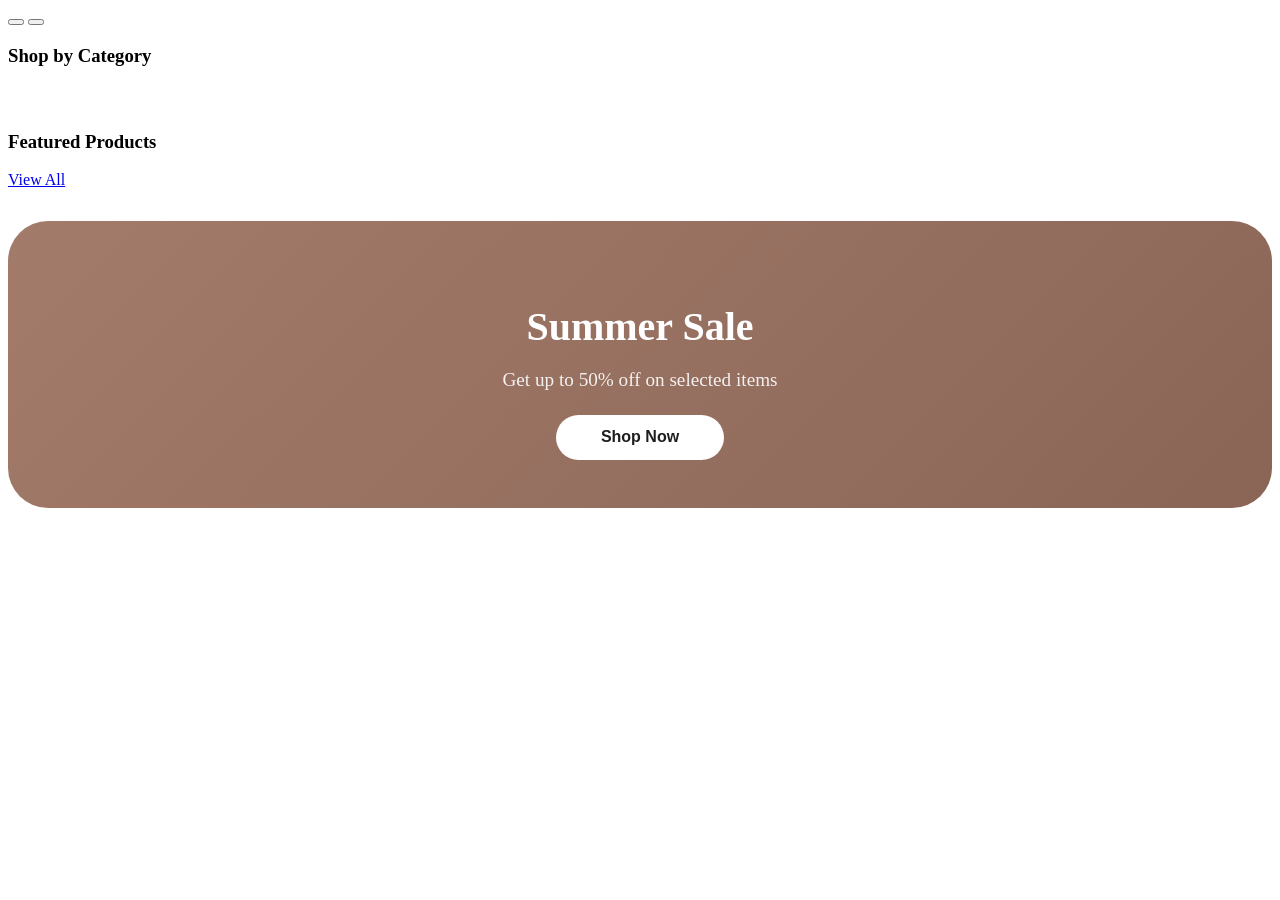
<file: frontend/pages/index.html>
<!DOCTYPE html>
<html lang="en">
<head>
    <meta charset="UTF-8">
    <meta name="viewport" content="width=device-width, initial-scale=1.0">
    <title>Home - FASHION CUBE</title>
</head>
<body>
    <!-- Home Page Content -->
    <div id="home" class="page active">
        <!-- Hero Carousel -->
        <div class="hero-carousel" id="heroCarousel">
            <div class="hero-slides" id="heroSlides">
                <!-- Generated by JS -->
            </div>
            <button class="hero-arrows left" id="heroPrev"><i class="fas fa-chevron-left"></i></button>
            <button class="hero-arrows right" id="heroNext"><i class="fas fa-chevron-right"></i></button>
            <div class="hero-dots" id="heroDots"></div>
        </div>

        <!-- Categories Section -->
        <div class="section-head">
            <h3>Shop by Category</h3>
        </div>
        <div class="category-grid" id="categoryGrid">
            <!-- Generated by JS -->
        </div>

        <!-- Featured Products -->
        <div class="section-head">
            <h3>Featured Products</h3>
            <a href="#" data-page="products" class="view-all">View All <i class="fas fa-arrow-right"></i></a>
        </div>
        <div class="product-grid" id="featuredGrid">
            <!-- Generated by JS -->
        </div>

        <!-- Promotional Banner -->
        <div class="promo-banner">
            <div class="promo-content">
                <h2>Summer Sale</h2>
                <p>Get up to 50% off on selected items</p>
                <button class="btn-shop" data-page="products">Shop Now</button>
            </div>
        </div>
    </div>

    <style>
        .promo-banner {
            background: linear-gradient(135deg, #a37b6b, #8a6555);
            border-radius: 40px;
            padding: 3rem 2rem;
            margin: 2rem 0;
            text-align: center;
            color: white;
        }

        .promo-banner h2 {
            font-size: 2.5rem;
            margin-bottom: 0.5rem;
        }

        .promo-banner p {
            font-size: 1.2rem;
            opacity: 0.9;
            margin-bottom: 1.5rem;
        }

        .promo-banner .btn-shop {
            background: white;
            color: #1e1e1e;
            border: none;
            padding: 0.85rem 2.8rem;
            border-radius: 60px;
            font-weight: 600;
            font-size: 1rem;
            cursor: pointer;
            transition: 0.2s;
        }

        .promo-banner .btn-shop:hover {
            transform: scale(1.05);
        }

        .category-grid {
            display: grid;
            grid-template-columns: repeat(auto-fill, minmax(180px, 1fr));
            gap: 1.5rem;
            margin: 1.5rem 0 2.5rem;
        }

        .category-card {
            background: #f8f6f3;
            border-radius: 20px;
            overflow: hidden;
            cursor: pointer;
            transition: 0.2s;
            text-align: center;
        }

        .category-card:hover {
            transform: translateY(-5px);
            box-shadow: 0 10px 20px rgba(0,0,0,0.05);
        }

        .category-img {
            height: 150px;
            background-size: cover;
            background-position: center;
            display: flex;
            flex-direction: column;
            align-items: center;
            justify-content: center;
            padding: 1rem;
            position: relative;
        }

        .category-img::before {
            content: '';
            position: absolute;
            top: 0;
            left: 0;
            right: 0;
            bottom: 0;
            background: rgba(0,0,0,0.3);
        }

        .category-name {
            position: relative;
            z-index: 1;
            color: white;
            font-weight: 600;
            font-size: 1.2rem;
        }

        .category-count {
            position: relative;
            z-index: 1;
            color: rgba(255,255,255,0.8);
            font-size: 0.8rem;
            margin-top: 0.3rem;
        }
    </style>
</body>
</html>
</file>
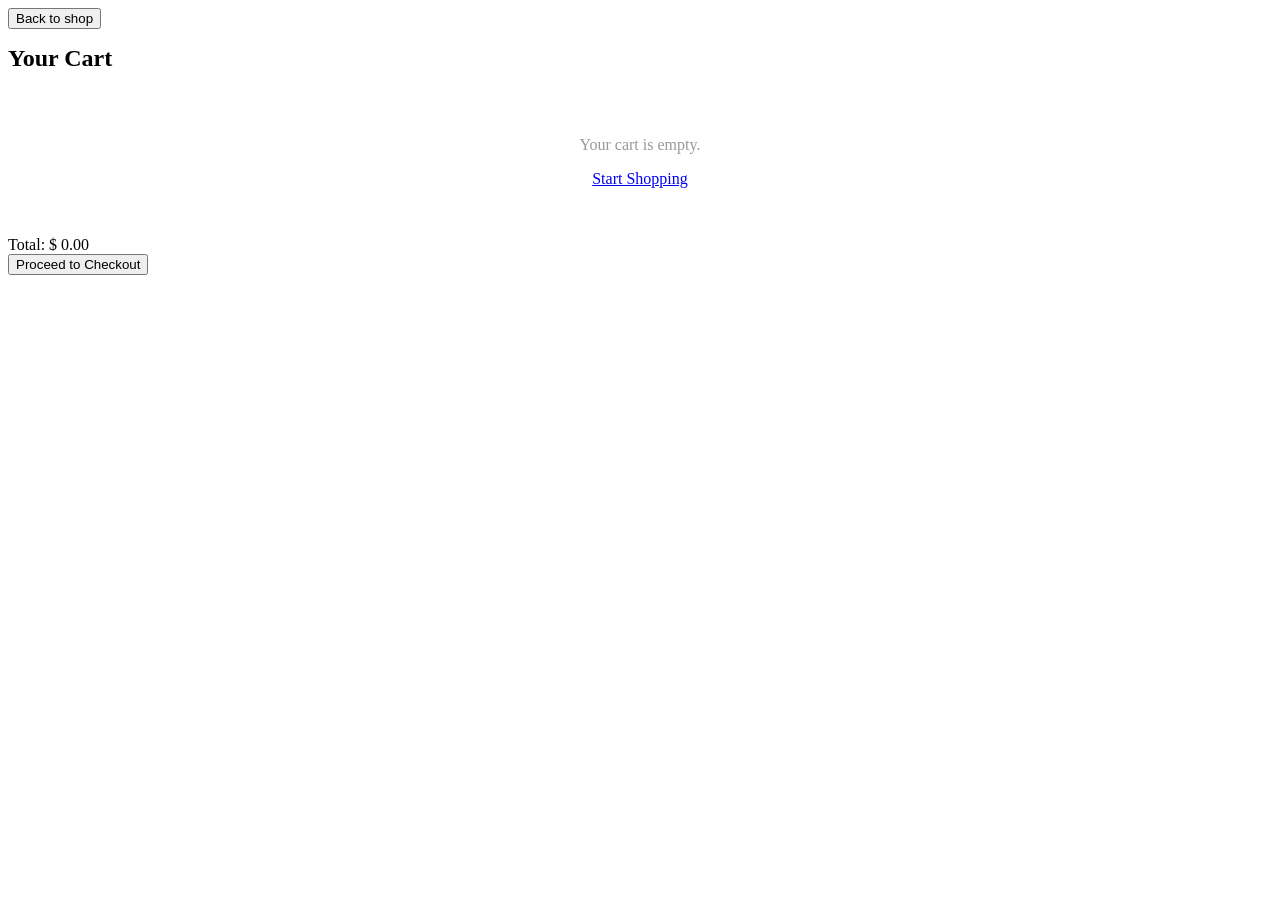
<file: frontend/pages/cart.html>
<!DOCTYPE html>
<html lang="en">
<head>
    <meta charset="UTF-8">
    <meta name="viewport" content="width=device-width, initial-scale=1.0">
    <title>Cart - FASHION CUBE</title>
</head>
<body>
    <div id="cart" class="page">
        <button class="btn-back" id="cartBack">
            <i class="fas fa-arrow-left"></i> Back to shop
        </button>
        <h2 style="margin: 1rem 0;">Your Cart</h2>
        
        <div id="cartItems" class="cart-items">
            <!-- Generated by JS -->
        </div>
        <div id="cartEmpty" style="text-align: center; padding: 3rem; color: #999;">
            Your cart is empty.
            <br>
            <a href="#" data-page="products" class="btn-shop" style="display: inline-block; margin-top: 1rem;">
                Start Shopping
            </a>
        </div>
        
        <div id="cartSummary" class="cart-summary">
            <div class="cart-total" id="cartTotal">Total: $ 0.00</div>
            <div class="cart-actions">
                <button class="btn-buy" id="checkoutBtn">
                    Proceed to Checkout
                </button>
            </div>
        </div>
    </div>
</body>
</html>
</file>
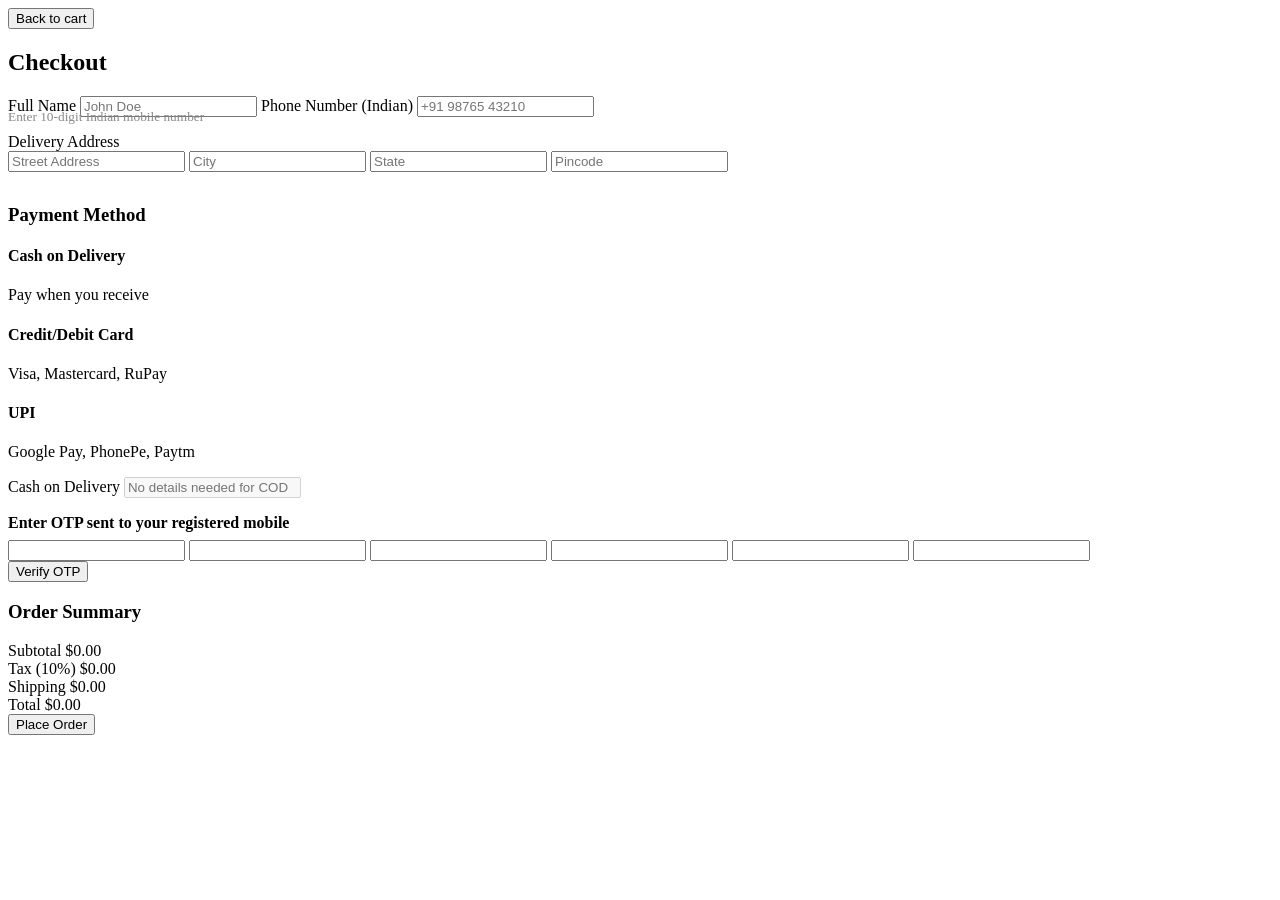
<file: frontend/pages/checkout.html>
<!DOCTYPE html>
<html lang="en">
<head>
    <meta charset="UTF-8">
    <meta name="viewport" content="width=device-width, initial-scale=1.0">
    <title>Checkout - FASHION CUBE</title>
</head>
<body>
    <div id="checkout" class="page">
        <button class="btn-back" id="checkoutBack">
            <i class="fas fa-arrow-left"></i> Back to cart
        </button>
        
        <div class="checkout-form">
            <h2>Checkout</h2>
            
            <label>Full Name</label>
            <input type="text" id="checkoutName" placeholder="John Doe">
            
            <label>Phone Number (Indian)</label>
            <input type="tel" id="checkoutPhone" placeholder="+91 98765 43210">
            <small style="color: #888; display: block; margin-top: -0.5rem; margin-bottom: 0.5rem;">
                Enter 10-digit Indian mobile number
            </small>
            
            <label>Delivery Address</label>
            <div class="address-grid">
                <input type="text" id="checkoutAddress" placeholder="Street Address" class="full-width">
                <input type="text" id="checkoutCity" placeholder="City">
                <input type="text" id="checkoutState" placeholder="State">
                <input type="text" id="checkoutPincode" placeholder="Pincode">
            </div>

            <h3 style="margin-top: 2rem;">Payment Method</h3>
            <div class="payment-options" id="paymentOptions">
                <div class="payment-option selected" data-method="cod">
                    <i class="fas fa-money-bill-wave"></i>
                    <h4>Cash on Delivery</h4>
                    <p>Pay when you receive</p>
                </div>
                <div class="payment-option" data-method="card">
                    <i class="fas fa-credit-card"></i>
                    <h4>Credit/Debit Card</h4>
                    <p>Visa, Mastercard, RuPay</p>
                </div>
                <div class="payment-option" data-method="upi">
                    <i class="fas fa-mobile-alt"></i>
                    <h4>UPI</h4>
                    <p>Google Pay, PhonePe, Paytm</p>
                </div>
            </div>

            <div class="payment-details" id="paymentDetails">
                <label id="paymentLabel">Cash on Delivery</label>
                <input type="text" id="paymentInput" placeholder="No details needed for COD" disabled>
                
                <div id="upiQR" style="display:none;" class="qr-code">
                    <div class="qr-placeholder">
                        <i class="fas fa-qrcode"></i>
                    </div>
                    <p>Scan to pay with any UPI app</p>
                    <p style="font-size:0.9rem; color:#888;">UPI ID: fashioncube@paytm</p>
                </div>

                <div id="cardOtpSection" class="otp-section">
                    <p style="font-weight:600; margin-bottom:0.5rem;">
                        Enter OTP sent to your registered mobile
                    </p>
                    <div class="otp-input">
                        <input type="text" maxlength="1" class="otp-digit">
                        <input type="text" maxlength="1" class="otp-digit">
                        <input type="text" maxlength="1" class="otp-digit">
                        <input type="text" maxlength="1" class="otp-digit">
                        <input type="text" maxlength="1" class="otp-digit">
                        <input type="text" maxlength="1" class="otp-digit">
                    </div>
                    <button id="verifyOtpBtn" class="btn-verify-otp">Verify OTP</button>
                </div>
            </div>

            <div class="order-summary" id="orderSummary">
                <h3>Order Summary</h3>
                <div id="orderItemsList"></div>
                <div class="summary-totals">
                    <div class="summary-row">
                        <span>Subtotal</span>
                        <span id="summarySubtotal">$0.00</span>
                    </div>
                    <div class="summary-row">
                        <span>Tax (10%)</span>
                        <span id="summaryTax">$0.00</span>
                    </div>
                    <div class="summary-row">
                        <span>Shipping</span>
                        <span id="summaryShipping">$0.00</span>
                    </div>
                    <div class="summary-row total">
                        <span>Total</span>
                        <span id="summaryTotal">$0.00</span>
                    </div>
                </div>
            </div>

            <button class="btn-place-order" id="placeOrderBtn">Place Order</button>
        </div>
    </div>
</body>
</html>
</file>
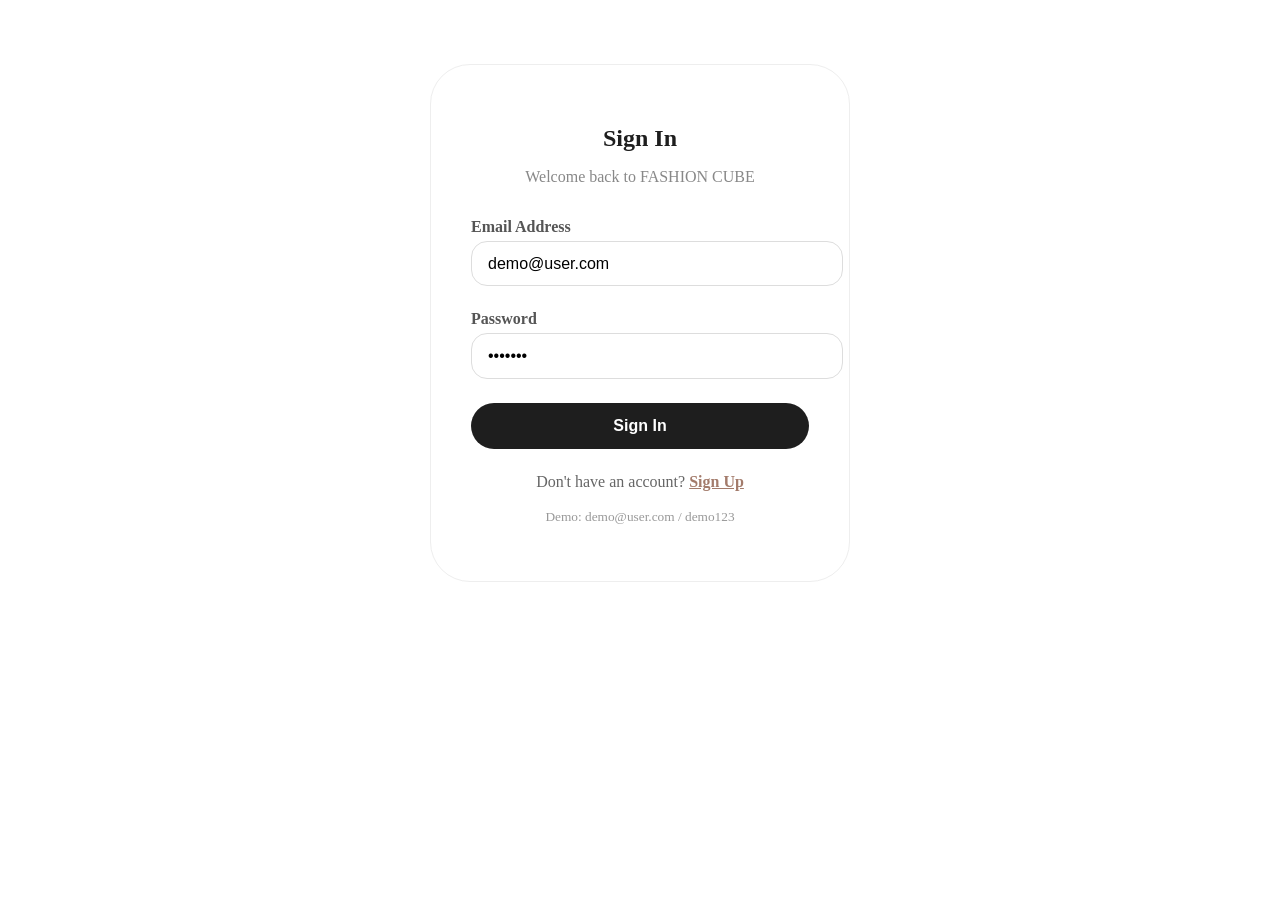
<file: frontend/pages/login.html>
<!DOCTYPE html>
<html lang="en">
<head>
    <meta charset="UTF-8">
    <meta name="viewport" content="width=device-width, initial-scale=1.0">
    <title>Login - FASHION CUBE</title>
</head>
<body>
    <div id="login" class="page">
        <div class="auth-container">
            <div class="auth-box">
                <h2>Sign In</h2>
                <p class="auth-subtitle">Welcome back to FASHION CUBE</p>
                
                <form id="loginForm" onsubmit="handleLogin(event)">
                    <div class="form-group">
                        <label for="loginEmail">Email Address</label>
                        <input type="email" id="loginEmail" placeholder="Enter your email" value="demo@user.com" required>
                    </div>
                    
                    <div class="form-group">
                        <label for="loginPassword">Password</label>
                        <input type="password" id="loginPassword" placeholder="Enter your password" value="demo123" required>
                    </div>
                    
                    <button type="submit" class="btn-auth">Sign In</button>
                </form>
                
                <div class="auth-footer">
                    <p>Don't have an account? <a href="#" onclick="window.navigateTo('register')">Sign Up</a></p>
                </div>
                
                <div class="auth-demo">
                    <p><small>Demo: demo@user.com / demo123</small></p>
                </div>
            </div>
        </div>
    </div>

    <style>
        .auth-container {
            max-width: 420px;
            margin: 3rem auto;
            padding: 1rem;
        }
        
        .auth-box {
            background: white;
            border-radius: 40px;
            padding: 2.5rem;
            border: 1px solid #eee;
        }
        
        .auth-box h2 {
            text-align: center;
            color: #1e1e1e;
            margin-bottom: 0.5rem;
        }
        
        .auth-subtitle {
            text-align: center;
            color: #888;
            margin-bottom: 2rem;
        }
        
        .form-group {
            margin-bottom: 1.5rem;
        }
        
        .form-group label {
            display: block;
            font-weight: 600;
            margin-bottom: 0.3rem;
            color: #555;
        }
        
        .form-group input {
            width: 100%;
            padding: 0.8rem 1rem;
            border: 1px solid #ddd;
            border-radius: 16px;
            font-size: 1rem;
            transition: 0.2s;
        }
        
        .form-group input:focus {
            outline: none;
            border-color: #a37b6b;
        }
        
        .btn-auth {
            width: 100%;
            padding: 0.9rem;
            background: #1e1e1e;
            color: white;
            border: none;
            border-radius: 60px;
            font-weight: 600;
            font-size: 1rem;
            cursor: pointer;
            transition: 0.2s;
        }
        
        .btn-auth:hover {
            background: #3a2e28;
        }
        
        .auth-footer {
            text-align: center;
            margin-top: 1.5rem;
            color: #666;
        }
        
        .auth-footer a {
            color: #a37b6b;
            font-weight: 600;
        }
        
        .auth-footer a:hover {
            text-decoration: underline;
        }
        
        .auth-demo {
            text-align: center;
            margin-top: 1rem;
            color: #999;
        }
    </style>

    <script>
        async function handleLogin(e) {
            e.preventDefault();
            
            const email = document.getElementById('loginEmail').value.trim();
            const password = document.getElementById('loginPassword').value.trim();
            
            if (!email || !password) {
                window.showToast('⚠️ Please fill in all fields');
                return;
            }
            
            try {
                const data = await API.AuthAPI.login(email, password);
                API.setAuthToken(data.token);
                API.setCurrentUser(data.user);
                window.isLoggedIn = true;
                window.currentUser = data.user;
                
                window.updateUserDisplay();
                await window.loadUserData();
                window.showToast(`👋 Welcome back ${data.user.name}!`);
                window.navigateTo('home');
            } catch (error) {
                window.showToast(`❌ ${error.message}`);
            }
        }
    </script>
</body>
</html>
</file>
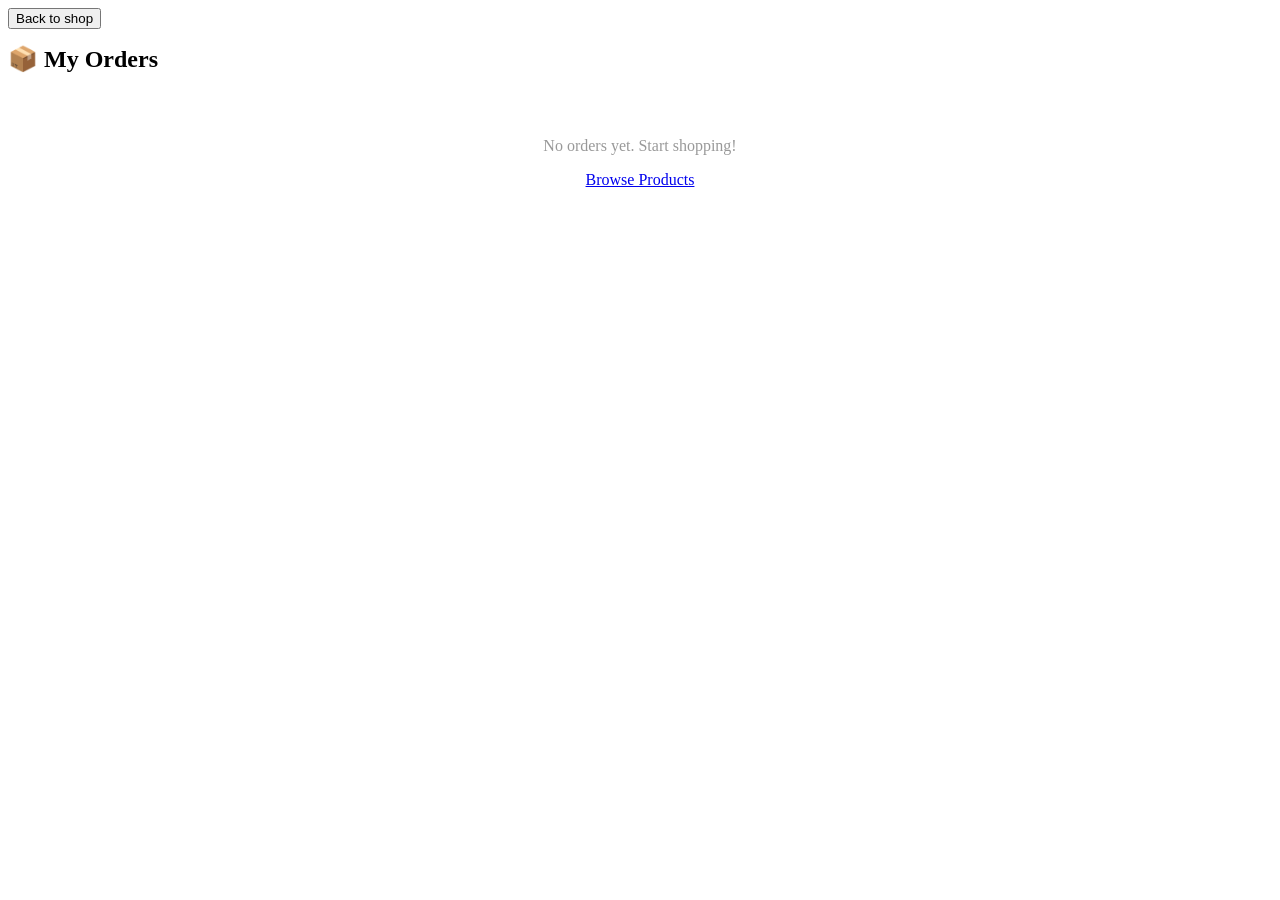
<file: frontend/pages/orders.html>
<!DOCTYPE html>
<html lang="en">
<head>
    <meta charset="UTF-8">
    <meta name="viewport" content="width=device-width, initial-scale=1.0">
    <title>Orders - FASHION CUBE</title>
</head>
<body>
    <div id="orders" class="page">
        <button class="btn-back" id="ordersBack">
            <i class="fas fa-arrow-left"></i> Back to shop
        </button>
        <h2 style="margin: 1rem 0;">📦 My Orders</h2>
        
        <div id="ordersList" class="orders-section">
            <!-- Generated by JS -->
        </div>
        <div id="ordersEmpty" style="text-align: center; padding: 3rem; color: #999;">
            No orders yet. Start shopping!
            <br>
            <a href="#" data-page="products" class="btn-shop" style="display: inline-block; margin-top: 1rem;">
                Browse Products
            </a>
        </div>
    </div>
</body>
</html>
</file>
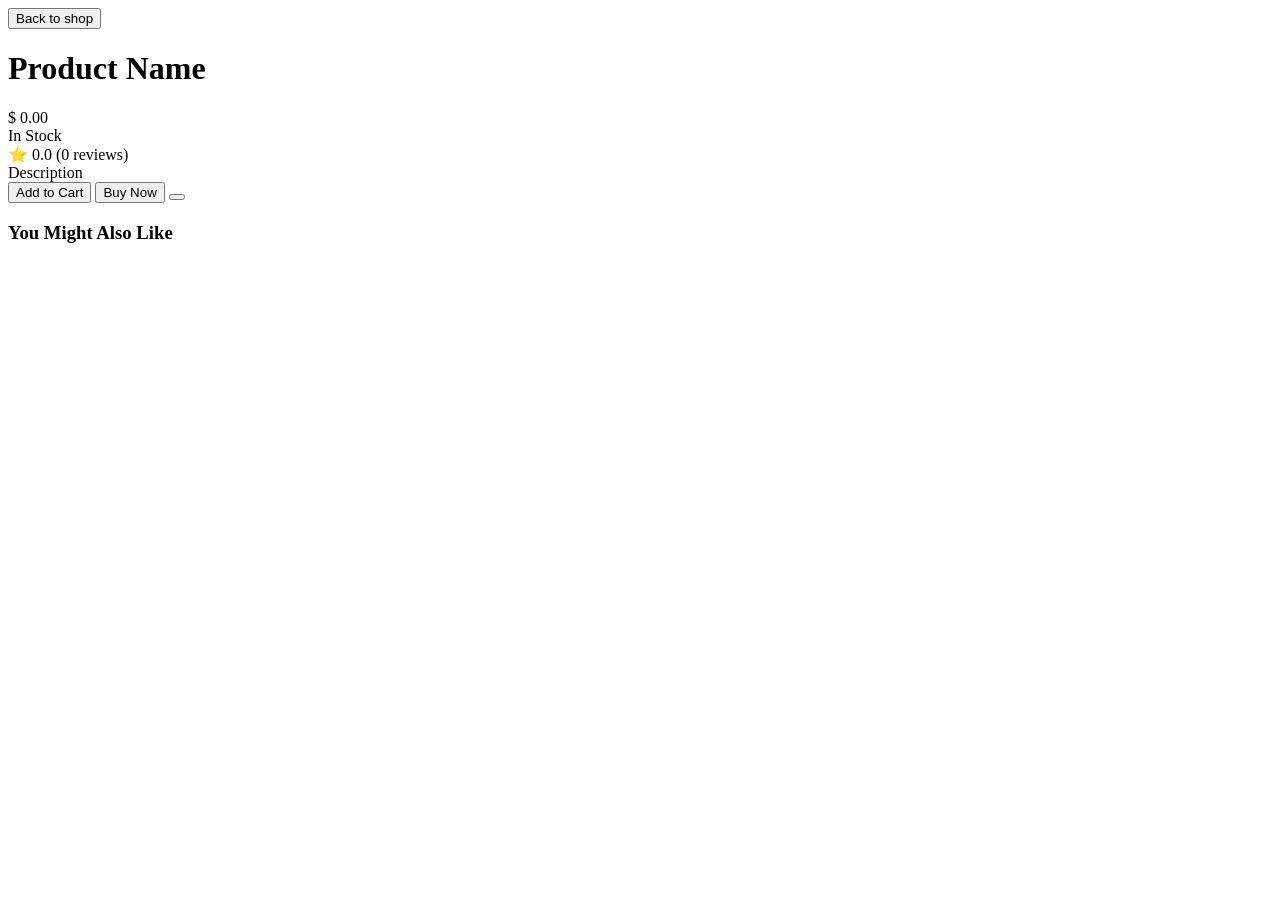
<file: frontend/pages/product-details.html>
<!DOCTYPE html>
<html lang="en">
<head>
    <meta charset="UTF-8">
    <meta name="viewport" content="width=device-width, initial-scale=1.0">
    <title>Product Details - FASHION CUBE</title>
</head>
<body>
    <div id="product-details" class="page">
        <button class="btn-back" id="detailBack">
            <i class="fas fa-arrow-left"></i> Back to shop
        </button>
        <div class="product-detail">
            <div class="product-detail-gallery">
                <div class="product-detail-main-img" id="detailMainImg"></div>
                <div class="product-detail-thumbs" id="detailThumbs"></div>
            </div>
            <div class="product-detail-info">
                <h1 id="detailName">Product Name</h1>
                <div class="price" id="detailPrice">$ 0.00</div>
                <div class="stock" id="detailStock">In Stock</div>
                <div class="rating" id="detailRating">⭐ 0.0 (0 reviews)</div>
                <div class="desc" id="detailDesc">Description</div>
                <div class="detail-actions">
                    <button class="btn-add-cart" id="detailAddCart">
                        <i class="fas fa-shopping-bag"></i> Add to Cart
                    </button>
                    <button class="btn-buy" id="detailBuyNow">
                        <i class="fas fa-bolt"></i> Buy Now
                    </button>
                    <button class="btn-wishlist" id="detailWishlist">
                        <i class="far fa-heart"></i>
                    </button>
                </div>
            </div>
        </div>
        <div class="recommendations">
            <h3>You Might Also Like</h3>
            <div class="recommend-grid" id="recommendGrid"></div>
        </div>
    </div>
</body>
</html>
</file>
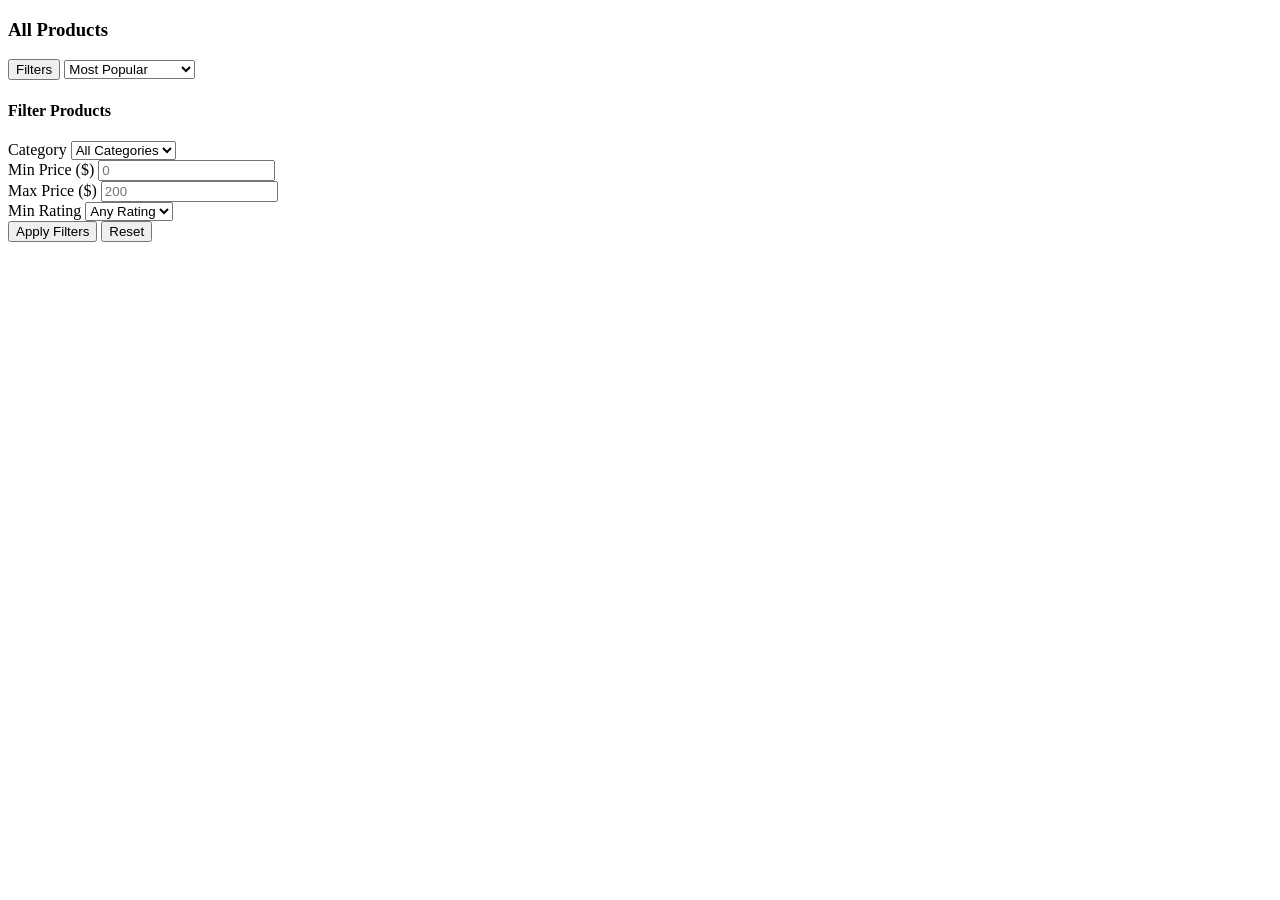
<file: frontend/pages/products.html>
<!DOCTYPE html>
<html lang="en">
<head>
    <meta charset="UTF-8">
    <meta name="viewport" content="width=device-width, initial-scale=1.0">
    <title>Products - FASHION CUBE</title>
</head>
<body>
    <div id="products" class="page">
        <div class="section-head">
            <h3>All Products</h3>
            <div class="section-controls">
                <button class="btn-filter-toggle" id="filterToggle">
                    <i class="fas fa-sliders-h"></i> Filters
                </button>
                <select class="sort-select" id="sortSelect">
                    <option value="popular">Most Popular</option>
                    <option value="price-low">Price: Low to High</option>
                    <option value="price-high">Price: High to Low</option>
                    <option value="newest">Newest First</option>
                    <option value="rating">Highest Rated</option>
                </select>
            </div>
        </div>

        <!-- Filter Panel -->
        <div class="filter-panel" id="filterPanel">
            <h4><i class="fas fa-filter"></i> Filter Products</h4>
            <div class="filter-row">
                <div class="filter-group">
                    <label>Category</label>
                    <select id="filterCategory">
                        <option value="all">All Categories</option>
                        <!-- Populated by JS -->
                    </select>
                </div>
                <div class="filter-group">
                    <label>Min Price ($)</label>
                    <input type="number" id="filterMinPrice" placeholder="0" min="0">
                </div>
                <div class="filter-group">
                    <label>Max Price ($)</label>
                    <input type="number" id="filterMaxPrice" placeholder="200" min="0">
                </div>
                <div class="filter-group">
                    <label>Min Rating</label>
                    <select id="filterRating">
                        <option value="0">Any Rating</option>
                        <option value="4">4+ Stars</option>
                        <option value="4.5">4.5+ Stars</option>
                        <option value="4.8">4.8+ Stars</option>
                    </select>
                </div>
            </div>
            <div class="filter-actions">
                <button class="btn-apply-filter" id="applyFilters">Apply Filters</button>
                <button class="btn-reset-filter" id="resetFilters">Reset</button>
            </div>
        </div>

        <div class="product-grid" id="productGrid">
            <!-- Generated by JS -->
        </div>
        <div class="pagination" id="pagination">
            <!-- Generated by JS -->
        </div>
    </div>
</body>
</html>
</file>
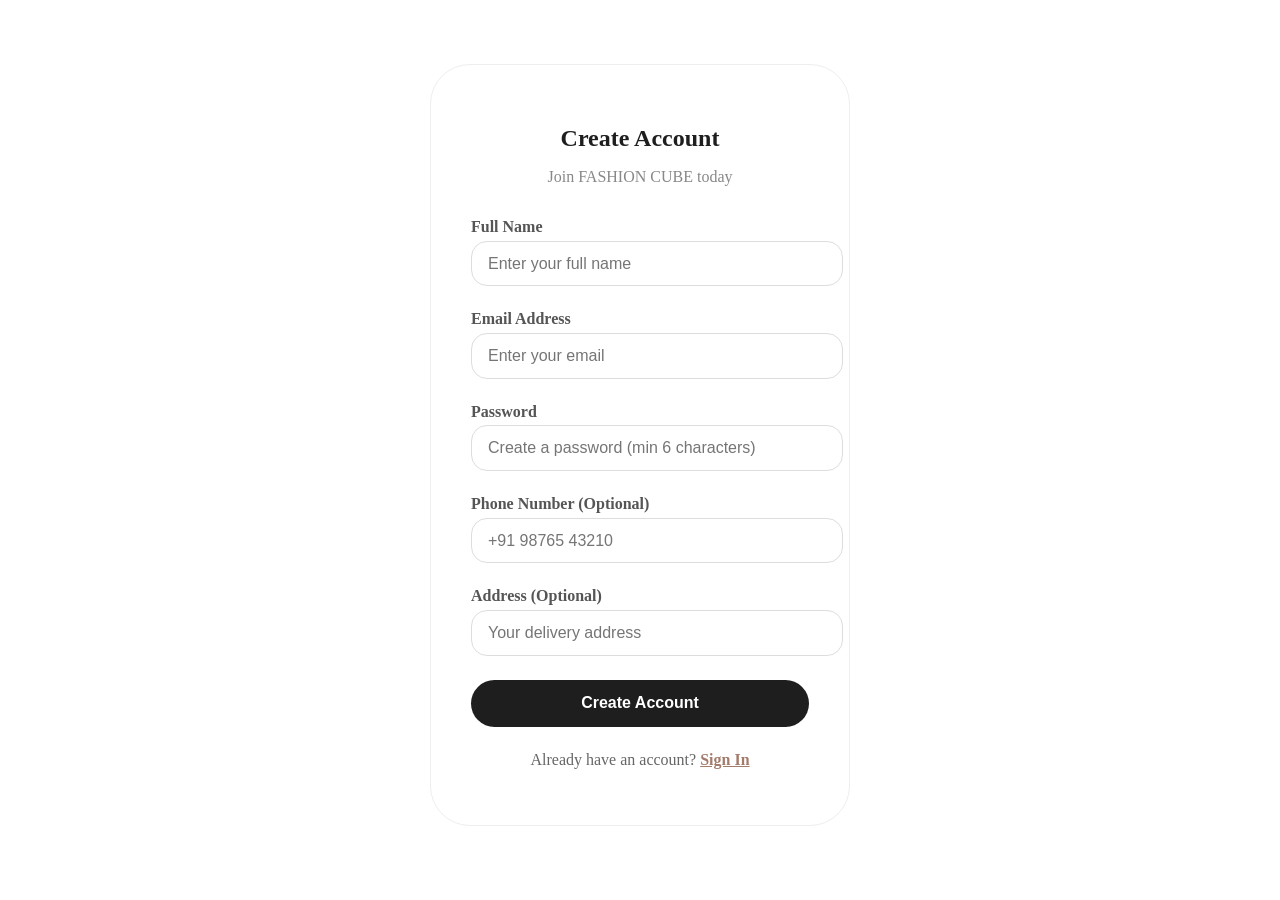
<file: frontend/pages/register.html>
<!DOCTYPE html>
<html lang="en">
<head>
    <meta charset="UTF-8">
    <meta name="viewport" content="width=device-width, initial-scale=1.0">
    <title>Register - FASHION CUBE</title>
</head>
<body>
    <div id="register" class="page">
        <div class="auth-container">
            <div class="auth-box">
                <h2>Create Account</h2>
                <p class="auth-subtitle">Join FASHION CUBE today</p>
                
                <form id="registerForm" onsubmit="handleRegister(event)">
                    <div class="form-group">
                        <label for="registerName">Full Name</label>
                        <input type="text" id="registerName" placeholder="Enter your full name" required>
                    </div>
                    
                    <div class="form-group">
                        <label for="registerEmail">Email Address</label>
                        <input type="email" id="registerEmail" placeholder="Enter your email" required>
                    </div>
                    
                    <div class="form-group">
                        <label for="registerPassword">Password</label>
                        <input type="password" id="registerPassword" placeholder="Create a password (min 6 characters)" minlength="6" required>
                    </div>
                    
                    <div class="form-group">
                        <label for="registerPhone">Phone Number (Optional)</label>
                        <input type="tel" id="registerPhone" placeholder="+91 98765 43210">
                    </div>
                    
                    <div class="form-group">
                        <label for="registerAddress">Address (Optional)</label>
                        <input type="text" id="registerAddress" placeholder="Your delivery address">
                    </div>
                    
                    <button type="submit" class="btn-auth">Create Account</button>
                </form>
                
                <div class="auth-footer">
                    <p>Already have an account? <a href="#" onclick="window.navigateTo('login')">Sign In</a></p>
                </div>
            </div>
        </div>
    </div>

    <style>
        .auth-container {
            max-width: 420px;
            margin: 3rem auto;
            padding: 1rem;
        }
        
        .auth-box {
            background: white;
            border-radius: 40px;
            padding: 2.5rem;
            border: 1px solid #eee;
        }
        
        .auth-box h2 {
            text-align: center;
            color: #1e1e1e;
            margin-bottom: 0.5rem;
        }
        
        .auth-subtitle {
            text-align: center;
            color: #888;
            margin-bottom: 2rem;
        }
        
        .form-group {
            margin-bottom: 1.5rem;
        }
        
        .form-group label {
            display: block;
            font-weight: 600;
            margin-bottom: 0.3rem;
            color: #555;
        }
        
        .form-group input {
            width: 100%;
            padding: 0.8rem 1rem;
            border: 1px solid #ddd;
            border-radius: 16px;
            font-size: 1rem;
            transition: 0.2s;
        }
        
        .form-group input:focus {
            outline: none;
            border-color: #a37b6b;
        }
        
        .btn-auth {
            width: 100%;
            padding: 0.9rem;
            background: #1e1e1e;
            color: white;
            border: none;
            border-radius: 60px;
            font-weight: 600;
            font-size: 1rem;
            cursor: pointer;
            transition: 0.2s;
        }
        
        .btn-auth:hover {
            background: #3a2e28;
        }
        
        .auth-footer {
            text-align: center;
            margin-top: 1.5rem;
            color: #666;
        }
        
        .auth-footer a {
            color: #a37b6b;
            font-weight: 600;
        }
        
        .auth-footer a:hover {
            text-decoration: underline;
        }
    </style>

    <script>
        async function handleRegister(e) {
            e.preventDefault();
            
            const name = document.getElementById('registerName').value.trim();
            const email = document.getElementById('registerEmail').value.trim();
            const password = document.getElementById('registerPassword').value.trim();
            const phone = document.getElementById('registerPhone').value.trim();
            const address = document.getElementById('registerAddress').value.trim();
            
            if (!name || !email || !password) {
                window.showToast('⚠️ Please fill in all required fields');
                return;
            }
            
            if (password.length < 6) {
                window.showToast('⚠️ Password must be at least 6 characters');
                return;
            }
            
            try {
                const data = await API.AuthAPI.register({ name, email, password, phone, address });
                API.setAuthToken(data.token);
                API.setCurrentUser(data.user);
                window.isLoggedIn = true;
                window.currentUser = data.user;
                
                window.updateUserDisplay();
                await window.loadUserData();
                window.showToast(`🎉 Welcome ${data.user.name}! Account created.`);
                window.navigateTo('home');
            } catch (error) {
                window.showToast(`❌ ${error.message}`);
            }
        }
    </script>
</body>
</html>
</file>
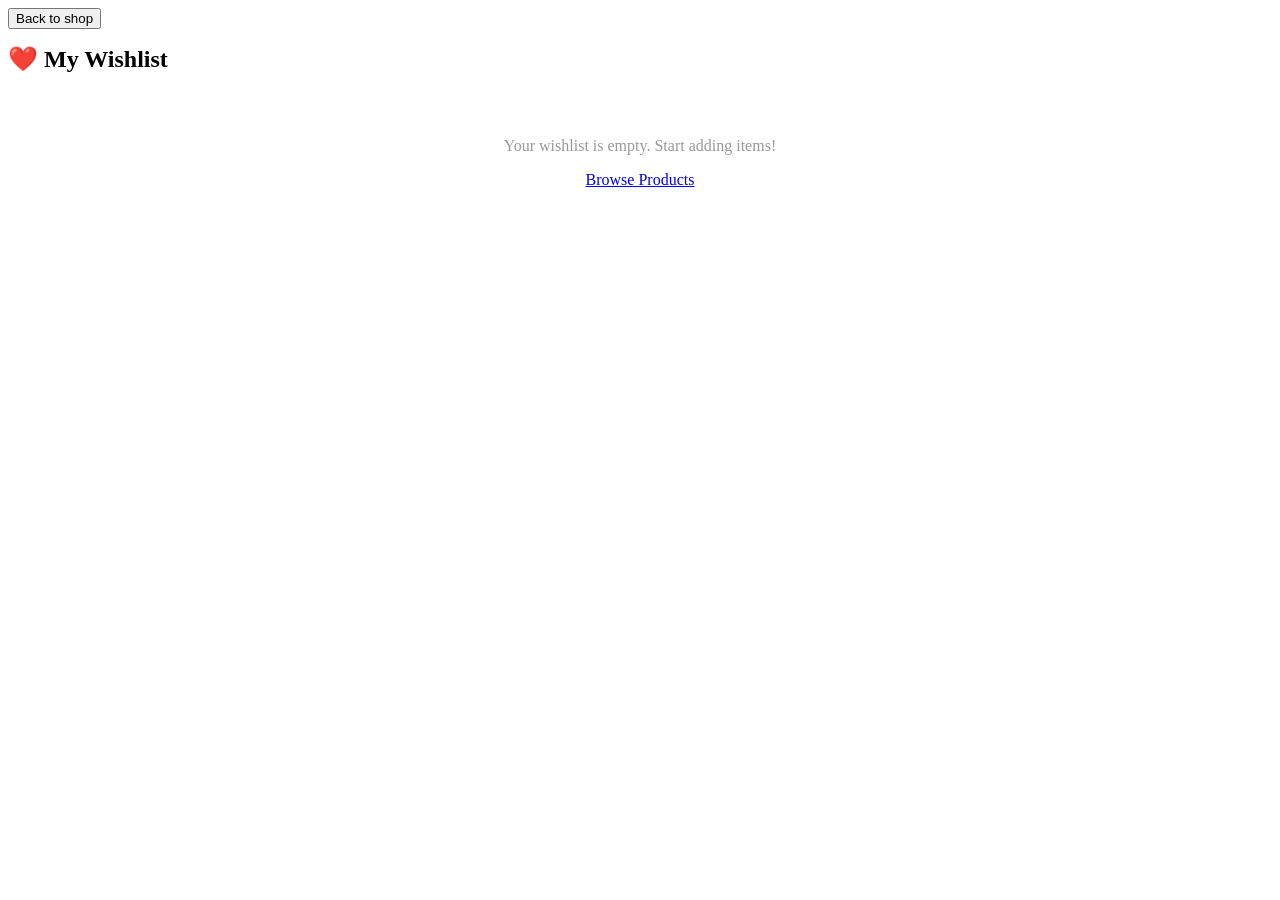
<file: frontend/pages/wishlist.html>
<!DOCTYPE html>
<html lang="en">
<head>
    <meta charset="UTF-8">
    <meta name="viewport" content="width=device-width, initial-scale=1.0">
    <title>Wishlist - FASHION CUBE</title>
</head>
<body>
    <div id="wishlist" class="page">
        <button class="btn-back" id="wishlistBack">
            <i class="fas fa-arrow-left"></i> Back to shop
        </button>
        <h2 style="margin: 1rem 0;">❤️ My Wishlist</h2>
        
        <div id="wishlistItems" class="product-grid">
            <!-- Generated by JS -->
        </div>
        <div id="wishlistEmpty" style="text-align: center; padding: 3rem; color: #999;">
            Your wishlist is empty. Start adding items!
            <br>
            <a href="#" data-page="products" class="btn-shop" style="display: inline-block; margin-top: 1rem;">
                Browse Products
            </a>
        </div>
    </div>

    <script>
        // Back button functionality
        document.getElementById('wishlistBack')?.addEventListener('click', () => {
            window.navigateTo('home');
        });
    </script>
</body>
</html>
</file>
